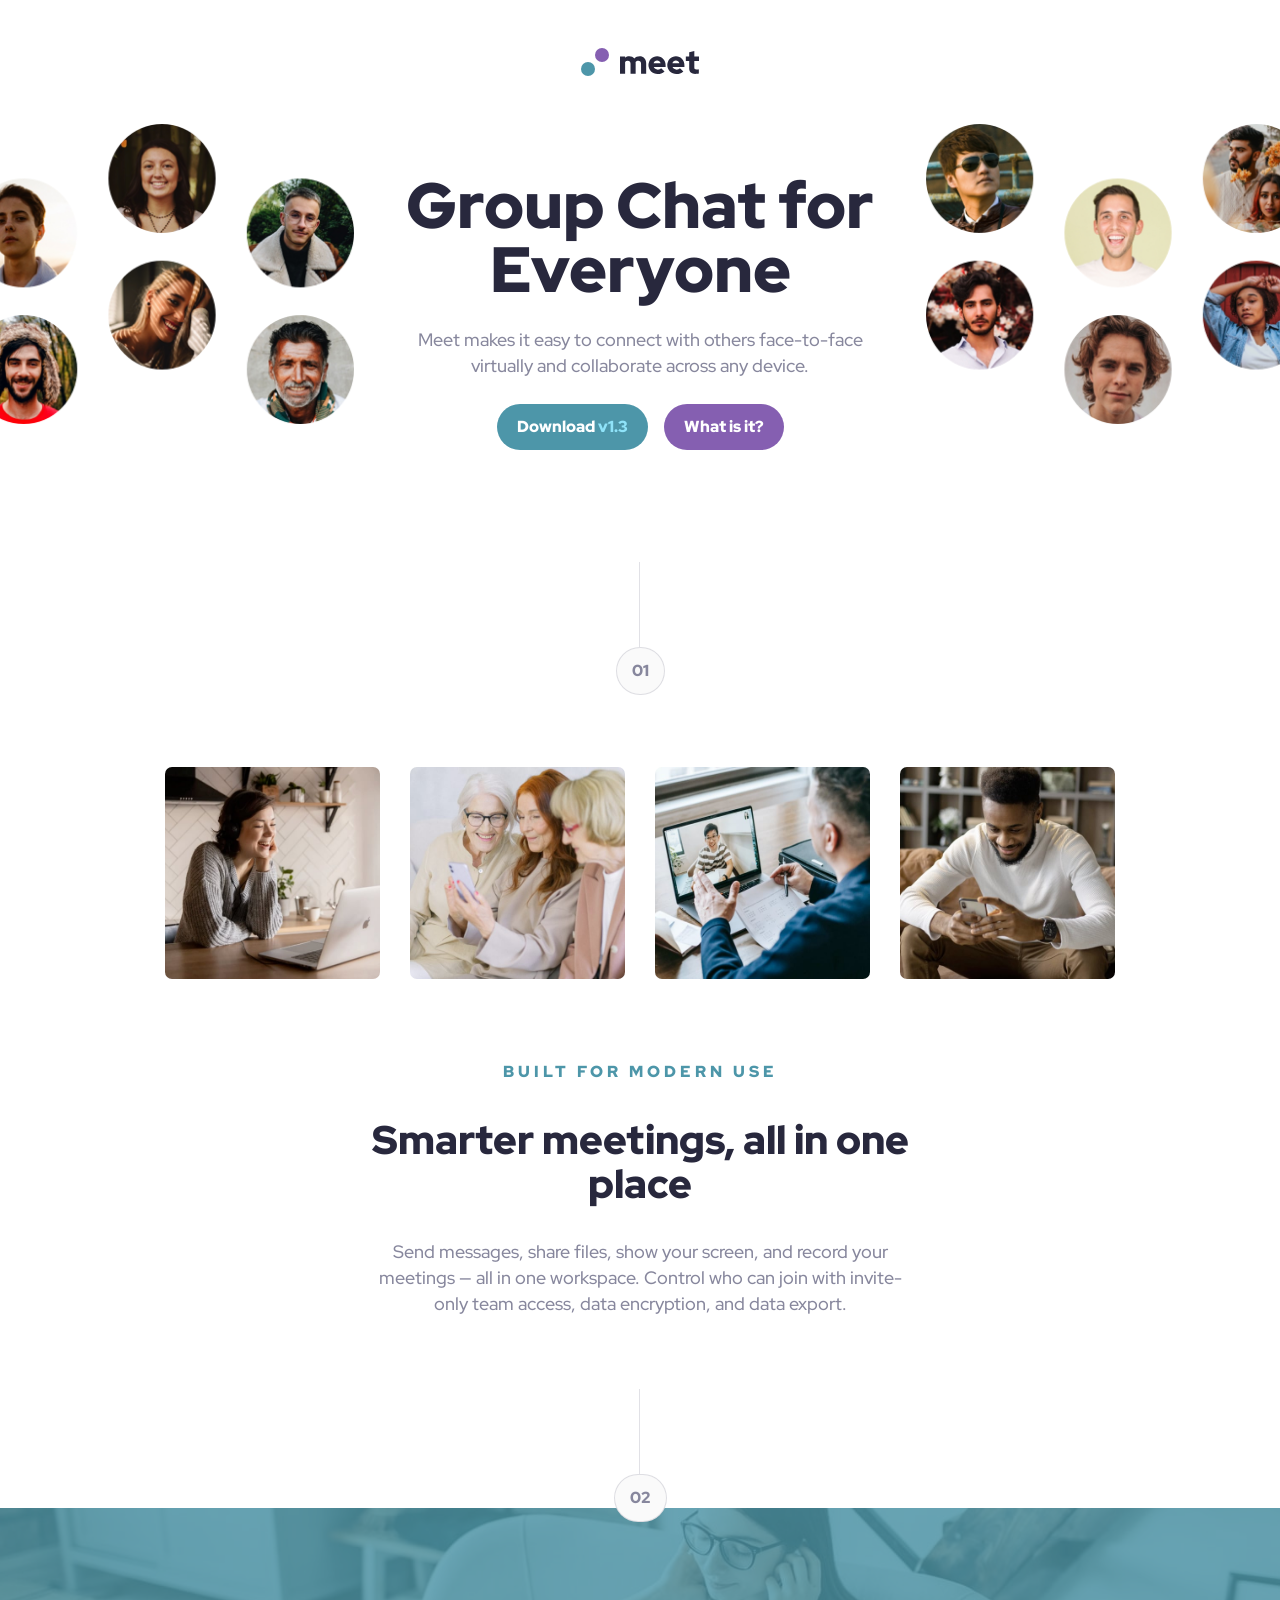
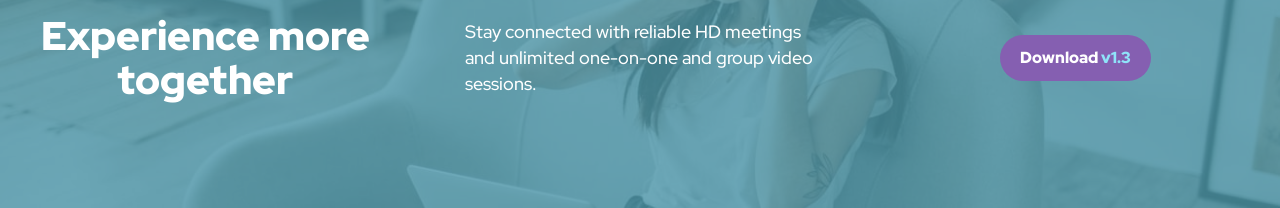
<file: docs/index.html>
<!DOCTYPE html>
<html lang="en">
<head>
  <meta charset="UTF-8">
  <meta name="viewport" content="width=device-width, initial-scale=1.0">

  <link rel="icon" type="image/png" sizes="32x32" href="./assets/favicon-32x32.png">
  <link rel="stylesheet" href="css/style.css">
  
  <title>Frontend Mentor | Meet landing page</title>
</head>
<body>
  <header>
      <img class="logo" src="./assets/logo.svg" alt="Logo">
  </header>

  <section class="hero">
    <div class="img-hero">
      <div class="tablet-hero"><img src="./assets/tablet/image-hero.png" alt="Hero Img"></div>
      <div class="desktop-hero">
        <img src="./assets/desktop/image-hero-left.png" class="hero-desktop-right hero-desktop-img" alt="hero img right">
        <img src="./assets/desktop/image-hero-right.png" class="hero-desktop-left hero-desktop-img" alt="hero img left">
      </div>
    </div>
    <h1>Group Chat for Everyone</h1>
    <p> Meet makes it easy to connect with others face-to-face virtually and collaborate across any device.</p>
    <div class="buttons">
      <div class="button download">Download  <span>v1.3</span></div>
      <div class="button whatsit">What is it?</div>
    </div>
  </section>

  <section class="first">
    <div class="number_box">
      <div class="number_line"></div>
      <div class="number">01</div>
    </div>
    <div class="boxes">
      <div class="box" id="videochatting">
        <img src="./assets/desktop/image-women-videochatting.jpg" alt="Women image-women-videochatting">
      </div>
      <div class="box" id="videocall">
        <img src="./assets/desktop/image-woman-in-videocall.jpg" alt="Women iin videocall">
      </div>
      <div class="box" id="meeting">
        <img src="./assets/desktop/image-men-in-meeting.jpg" alt="Men in meeting">
      </div>
      <div class="box" id="texting">
        <img src="./assets/desktop/image-man-texting.jpg" alt="Men texting">
      </div>
    </div>
    <div class="built">
      <div class="subtitle">Built for modern use</div>
      <h2>Smarter meetings, all in one place</h2>
      <p>Send messages, share files, show your screen, and record your meetings — all in one 
        workspace. Control who can join with invite-only team access, data encryption, and data export.</p>
    </div>
  </section>
   
  <section>
    <div class="number_box">
      <div class="number_line"></div>
      <div class="number">02</div>
    </div>
    <div class="content">
      <h2>Experience more together</h2>
      <p>Stay connected with reliable HD meetings and unlimited one-on-one and group video sessions.</p>
      <div class="button download">Download <span>v1.3</span> </div>
    </div>
  </section>
</body>
</html>
</file>
<file: docs/css/style.css>
@import url('https://fonts.googleapis.com/css2?family=Red+Hat+Display:wght@400;500;900&display=swap');

:root{
    /*Colors*/
    --color1:#4D96A9;
    --color2:#855FB1;
    --color3:#28283D;
    --color4:#87879D;
    --color5:#8FE3F9;
    --color6:#D9B8FF;
    --color7:#FAFAFA;

    /*Typography*/
    --ff: 'Red Hat Display';

    --h1-fs:64px;
    --h1-lh:61px;
    --h1-fw:900;

    --h2-fs:40px;
    --h2-lh:44px;
    --h2-fw:900;

    --body-fs:18px;
    --body-lh:26px;
    --body-fw:500;
}

/* GENERAL */
html, body {
    width: 100vw;
    min-height: 100vh;
    padding: 0;
    margin: 0;
}

body{
    font-family: var(--ff);
    font-weight: 500;
    font-size: 16px;
    line-height: 26px;
    color: var(--color4);
}
h1{
    font-weight: 900;
    font-size: 40px;
    line-height: 44px;
    color: var(--color3);
}
h2 {
    text-align: center;
    font-weight: 900;
    font-size: 32px;
    line-height: 36px;
    color: var(--color3);
}

/* CONTENT */ 
/* Header */
header {
    display: flex;
    justify-content: center;
    padding: 48px 0;
}

/* Hero */ 
.hero {text-align: center;}
.hero p {padding: 0 24px;}

/* Hero Img */
.tablet-hero, .desktop-hero {
    width: 100%;
    overflow: hidden;
}
.tablet-hero img {width: 100%}
.desktop-hero {display: none;}




/* buttons */
.buttons {
    display: flex;
    flex-direction: column;
    gap: 16px;
    z-index: 300;
    position: relative;
}
.button {
    width: fit-content;
    align-self: center;
    border-radius: 25px;
    font-weight: 900;
    font-size: 16px;
    line-height: 26px;
    color: #fff;
    padding: 10px 20px;
    cursor: pointer;
}

.download {background-color: var(--color1);}
.download:hover {background-color: #71C0D4;}
.download span {color: var(--color5);}
.whatsit {background-color: var(--color2);}
.whatsit:hover, .content .download:hover {background-color: #B18BDD;}

/* Circulo numérico */
.number_box {padding: 64px;z-index: 3;position: relative;}


.number_line {
    height: 85px;
    border-left: 1px solid rgba(135, 135, 157, 0.25);
    width: 1px;
    margin: 0 auto;
}
.number {
    background: #FAFAFA;
    border: 1px solid rgba(135, 135, 157, 0.25);
    width: fit-content;
    margin: 0 auto;
    padding: 10px 15px;
    border-radius: 25px;
    font-weight: 900;
    font-size: 16px;
    line-height: 26px;
    color: var(--color4);
}

/*First section */
.first {text-align: center;}
.boxes {
    display: grid;
    grid-template-columns: repeat(2,1fr);
    gap: 25px;
    margin-bottom: 64px;
    padding: 0 24px;
    align-items: center;
    justify-items: center;
}

.box {
    max-width: 150px;
    max-height: 150px;
}

.box img {
    width: 100%;
    height: 100%;
    border-radius: 7px;
}

.subtitle {
    font-weight: 900;
    font-size: 16px;
    line-height: 26px;
    letter-spacing: 4px;
    text-transform: uppercase;
    color: var(--color1);
}

.built {padding: 0 24px;}

/* Second section -- footer */ 
.content {
    text-align: center;
    display: flex;
    flex-direction: column;
    background-image: url("../assets/mobile/image-footer.jpg");
    background-size: cover;
    background-repeat: no-repeat;
    width: 100vw;
    gap: 25px;
    margin-top: -86px;
    z-index: 1;
    height: 450px;
    position: relative;
    overflow: hidden;
    justify-content: center;
}

.content::before {
    background-color: var(--color1);
    content: '';
    width: 100%;
    height: 500px;
    position: absolute;
    opacity: 0.8;
}

.content h2, .content p, .content .button {
    z-index: 2;
    color: white;
}

.content h2, .content p {padding: 0 24px;}

.content .download {background: var(--color2);}


/* Tablet */
@media (min-width: 560px) {
    h1 {
        font-weight: 900;
        font-size: 48px;
        line-height: 48px;
    }
    
    p {
        font-weight: 500;
        font-size: 16px;
        line-height: 26px;
    }
    
    h2{
        font-size: 40px;
        line-height: 44px;
    }

    .hero {margin: 0 auto;}

    .hero h1, .hero p {
        max-width: 470px;
        margin: 0 auto;
    }
    .hero h1{padding-top: 50px;}
    .hero p {padding: 25px;}
    
    .buttons {
        flex-direction: row;
        justify-content: center;
    }

    .boxes {
        all: unset;
        display: flex;
        gap: 11px;
        padding: 0 40px 48px;
        justify-content: center;
    }

    #videocall {order: 1;}
    #videochatting {order: 2;}
    #meeting {order: 3;}
    #texting {order: 4;}
   
    .built {
        max-width: 570px;
        margin: 0 auto;
    }

    .content {
        justify-content: center;
        background-image: url("../assets/tablet/image-footer.jpg");
    }
    
    .content h2, .content p {
        max-width: 450px;
        margin: 0 auto;
    }
}

/* Desktop */
@media (min-width:1000px) {    
    h2{
        font-size: 40px;
        line-height: 44px;
    }
    
    h1 {
        font-size: 64px;
        line-height: 64px;
    }
    
    p {
        font-size: 18px;
        line-height: 26px;
        max-width: 540px;
        margin: 0 auto;
    }
    
    .first {padding-top: 40px;}
    .number_box {padding: 72px;}
    
    .tablet-hero {display: none;}
    .desktop-hero {display: block;}

    .hero-desktop-img {position: absolute;}
    .hero-desktop-right {left: -30px;}
    .hero-desktop-left {right: -30px;}
    
    .desktop-hero {
        position: absolute;
        height: 300px;
    }
    
    .desktop-hero img {
        height: 100%;
        width: 30%;
    }
    .hero {position: relative;}

    .box {
        max-width: 255px;
        max-height: 250px;
    }
    
    .boxes {padding: 0 165px 80px;gap: 30px;}
    
    .content {
        display: grid;
        grid-template-columns: repeat(3,1fr);
        align-items: center;
        justify-items: center;
        height: 300px;
        background-image: url(../assets/desktop/image-footer.jpg);
    }
    
    .content h2, .content p {max-width: 350px;}
    .content p {text-align: left;}
}

/* 2k Desktop*/
@media (min-width:2000px) {    
    .desktop-hero {height: 350px;}
    .desktop-hero img {width: 25%;}
}
</file>
